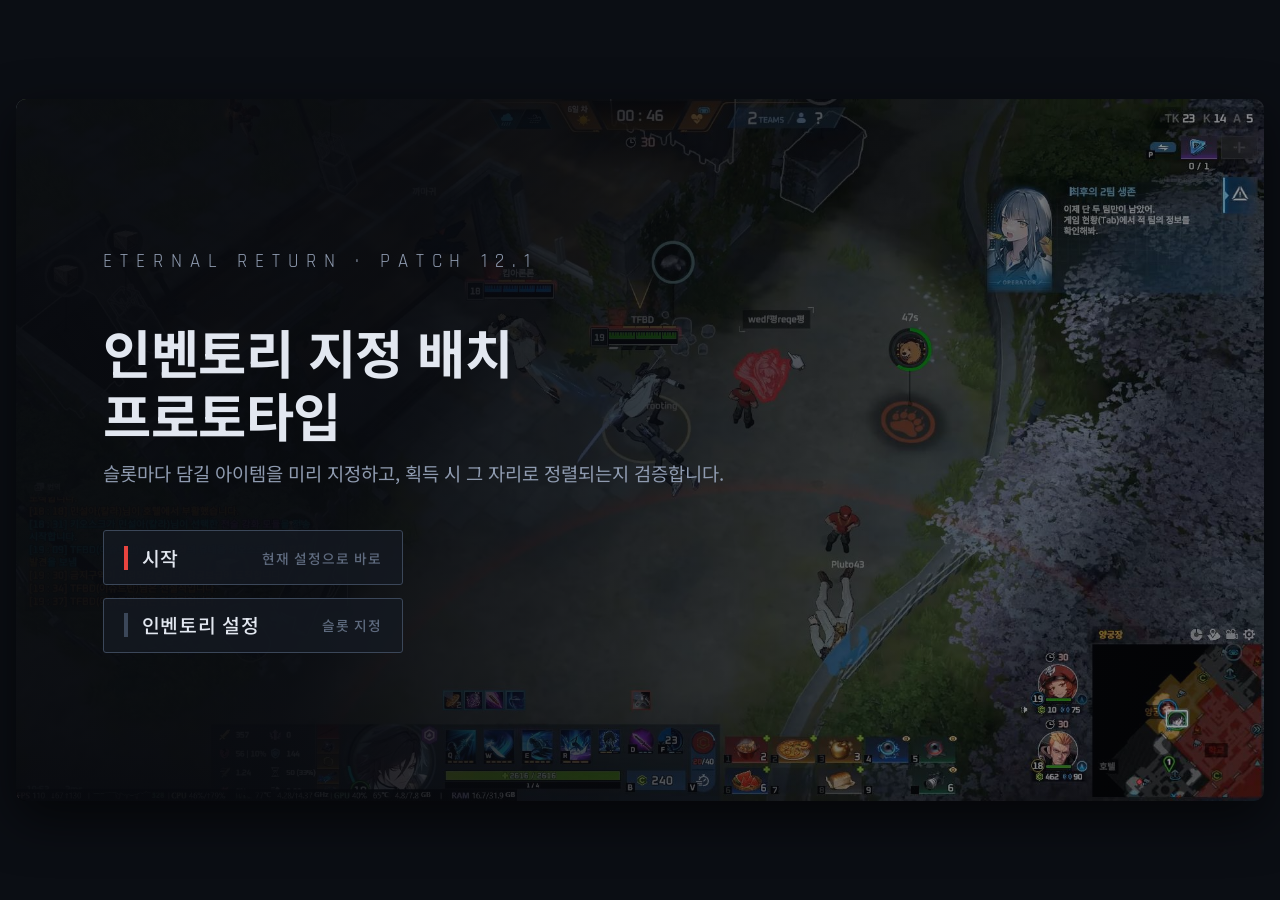
<file: index.html>
<!DOCTYPE html>
<html lang="ko">
<head>
<meta charset="utf-8">
<meta name="viewport" content="width=device-width, initial-scale=1">
<title>이터널 리턴 — 인벤토리 지정 배치 프로토타입</title>
<link rel="preconnect" href="https://fonts.googleapis.com">
<link rel="preconnect" href="https://fonts.gstatic.com" crossorigin>
<link href="https://fonts.googleapis.com/css2?family=Noto+Sans+KR:wght@400;500;700&family=Rajdhani:wght@600;700&display=swap" rel="stylesheet">
<style>
:root{
  --bg:#0b0e14; --panel:#141922; --panel-2:#1b2230; --line:#28313f; --line-2:#3b4759;
  --txt:#e2e7f0; --txt-2:#8f9bb0; --txt-3:#5e6a7e;
  --gold:#d9a441; --accent:#e8443f; --cyan:#59c8e8;
  --c-food:#3f7d3a;   --c-food-b:#7ad06f;
  --c-use:#5f47a8;    --c-use-b:#a68bf0;
  --c-weapon:#a83535; --c-weapon-b:#ea7c77;
  --c-armor:#2d5c99;  --c-armor-b:#74acea;
  --c-mat:#956618;    --c-mat-b:#e0ab4a;
}
*{box-sizing:border-box}
html,body{height:100%}
body{
  margin:0;background:var(--bg);color:var(--txt);
  font-family:'Noto Sans KR',system-ui,sans-serif;font-size:14px;line-height:1.6;
  display:flex;align-items:center;justify-content:center;padding:16px;
}
button{font-family:inherit;cursor:pointer}
.screen{display:none;width:100%;max-width:1440px}
.screen.on{display:block}

/* ═══ 공통 스테이지 (16:9) ═══ */
.stage{
  position:relative;width:100%;aspect-ratio:16/9;border-radius:10px;overflow:hidden;
  background:#000 center/cover no-repeat;
  container-type:inline-size;
  box-shadow:0 18px 50px rgba(0,0,0,.6);
}
.stage.shot{background-image:url("[data-uri]")}

/* ═══ 1. 타이틀 ═══ */
#title .stage::after{
  content:'';position:absolute;inset:0;
  background:linear-gradient(105deg,rgba(8,10,15,.95) 30%,rgba(8,10,15,.55) 70%,rgba(8,10,15,.3));
}
.title-inner{position:absolute;inset:0;z-index:2;display:flex;flex-direction:column;justify-content:center;padding:0 7cqw}
.eyebrow{font-family:'Rajdhani',sans-serif;font-size:1.5cqw;letter-spacing:.42em;color:var(--gold);margin:0 0 1.2cqw}
.title-inner h1{margin:0 0 1cqw;font-size:4.2cqw;font-weight:700;letter-spacing:-.01em;line-height:1.2}
.title-inner p{margin:0 0 3.4cqw;font-size:1.5cqw;color:var(--txt-2)}
.menu{display:flex;flex-direction:column;gap:1cqw;width:24cqw}
.menu button{
  height:4.4cqw;border:1px solid var(--line-2);background:rgba(20,25,34,.82);color:var(--txt);
  border-radius:3px;font-size:1.55cqw;font-weight:500;letter-spacing:.04em;
  display:flex;align-items:center;gap:1.1cqw;padding:0 1.6cqw;transition:.14s;text-align:left;
}
.menu button::before{content:'';width:.28cqw;height:1.9cqw;background:var(--line-2);transition:.14s}
.menu button:hover{border-color:var(--gold);background:rgba(38,30,14,.9);transform:translateX(.4cqw)}
.menu button:hover::before{background:var(--gold);height:2.4cqw}
.menu button.primary::before{background:var(--accent)}
.menu .hint{margin-left:auto;font-size:1.1cqw;color:var(--txt-3)}

/* ═══ 2. 설정 ═══ */
.cfg-head{display:flex;align-items:flex-end;gap:14px;margin-bottom:14px;flex-wrap:wrap}
.cfg-head h2{margin:0;font-size:19px;font-weight:700}
.crumb{font-size:12px;color:var(--txt-3)}
.cfg-head .sp{flex:1}
.btn{
  height:36px;padding:0 16px;border-radius:3px;border:1px solid var(--line-2);
  background:var(--panel);color:var(--txt-2);font-size:13px;transition:.14s;
}
.btn:hover{background:var(--panel-2);color:var(--txt);border-color:var(--txt-3)}
.btn.gold{border-color:var(--gold);color:var(--gold)}
.btn.gold:hover{background:rgba(217,164,65,.14);color:#f3cd85}
.btn.red{border-color:var(--accent);color:#f18b87}
.btn.red:hover{background:rgba(232,68,63,.16);color:#fff}

.cols{display:grid;grid-template-columns:1.15fr 1fr 1fr 1.05fr;gap:12px;align-items:start}
.col{background:var(--panel);border:1px solid var(--line);border-radius:6px;display:flex;flex-direction:column;min-height:0}
.col > .col-h3{
  margin:0;padding:10px 14px;font-size:12px;font-weight:700;letter-spacing:.05em;color:var(--txt-2);
  background:var(--panel-2);border-radius:6px;width:100%;border:0;border-bottom:1px solid transparent;
  display:flex;align-items:center;gap:7px;text-align:left;font-family:inherit;transition:.12s;
}
.col > .col-h3:hover{color:var(--txt)}
.col.open > .col-h3{border-radius:6px 6px 0 0;border-bottom-color:var(--line)}
.col > .col-h3 .arw{margin-left:auto;font-size:10px;color:var(--txt-3);transition:transform .16s}
.col.open > .col-h3 .arw{transform:rotate(90deg);color:var(--gold)}
.col > .col-h3 .cnt{font-size:11px;font-weight:400;color:var(--txt-3);letter-spacing:0}
.col .scroll{height:0;overflow:hidden}
.col.open .scroll{height:352px;overflow-y:auto}
.col > .col-h3 .step{
  width:17px;height:17px;border-radius:2px;background:var(--gold);color:#1a1305;
  font-family:'Rajdhani',sans-serif;font-weight:700;font-size:12px;
  display:flex;align-items:center;justify-content:center;
}
.scroll{
  overscroll-behavior:contain;scrollbar-width:thin;
  scrollbar-color:var(--line-2) transparent;
}
.scroll::-webkit-scrollbar{width:8px}
.scroll::-webkit-scrollbar-thumb{background:var(--line-2);border-radius:4px}
.scroll::-webkit-scrollbar-track{background:transparent}

.row{
  width:100%;display:flex;align-items:center;gap:9px;padding:9px 13px;
  background:none;border:0;border-bottom:1px solid rgba(40,49,63,.7);
  color:var(--txt);font-size:13px;text-align:left;transition:.1s;
}
.row:hover{background:var(--panel-2)}
.row[aria-selected="true"]{background:rgba(217,164,65,.13);box-shadow:inset 2px 0 0 var(--gold)}
.row .n{
  width:19px;height:19px;flex:none;border-radius:2px;background:#0e131b;color:var(--txt-2);
  font-family:'Rajdhani',sans-serif;font-weight:700;font-size:12px;
  display:flex;align-items:center;justify-content:center;
}
.row .lbl{flex:1;min-width:0;overflow:hidden;text-overflow:ellipsis;white-space:nowrap}
.row .val{font-size:11.5px;color:var(--txt-3);flex:none;max-width:52%;overflow:hidden;text-overflow:ellipsis;white-space:nowrap}
.row .val.set{color:var(--gold)}
.row .sw{width:8px;height:8px;border-radius:2px;flex:none}
.row .chev{color:var(--txt-3);font-size:11px}
.empty{padding:16px 14px;font-size:12px;color:var(--txt-3);line-height:1.7}

/* 미리보기 */
.prev{padding:13px}
.prev .grid{display:grid;grid-template-columns:repeat(5,1fr);gap:5px}
.pcell{
  aspect-ratio:1.45;border:1px solid var(--line);border-radius:3px;background:#0e131b;position:relative;
  display:flex;align-items:center;justify-content:center;padding:3px;
  font-size:10px;line-height:1.2;text-align:center;color:var(--txt-3);
}
.pcell .k{position:absolute;left:3px;top:2px;font-family:'Rajdhani',sans-serif;font-weight:700;font-size:11px;color:var(--txt-3)}
.pcell.res{border-style:dashed;border-color:var(--line-2)}
.prev p{margin:11px 0 0;font-size:11.5px;color:var(--txt-3);line-height:1.7}

/* ═══ 3. 인게임 ═══ */
.hud{
  position:absolute;left:1.4cqw;top:1.4cqw;z-index:5;display:flex;gap:.6cqw;align-items:center;
  background:rgba(8,11,17,.82);border:1px solid rgba(90,105,130,.5);border-radius:3px;padding:.55cqw .8cqw;
  backdrop-filter:blur(3px);
}
.hud button{
  height:2.2cqw;padding:0 .85cqw;border-radius:2px;border:1px solid var(--line-2);
  background:rgba(27,34,48,.85);color:var(--txt-2);font-size:1.02cqw;
}
.hud button:hover{color:#fff;border-color:var(--txt-3)}
.sw-toggle{display:flex;align-items:center;gap:.5cqw;font-size:1.02cqw;color:var(--txt-2);padding-right:.5cqw}
.sw-toggle b{color:var(--cyan);font-weight:500}
.sw-toggle b.off{color:var(--txt-3)}
.track{
  width:2.6cqw;height:1.3cqw;border-radius:1cqw;background:#2a3242;position:relative;transition:.16s;flex:none;border:0;padding:0;
}
.track::after{content:'';position:absolute;top:.16cqw;left:.16cqw;width:.98cqw;height:.98cqw;border-radius:50%;background:#7b8699;transition:.16s}
.track.on{background:rgba(89,200,232,.35)}
.track.on::after{left:1.46cqw;background:var(--cyan)}

/* 상자 */
.chest{
  position:absolute;left:50.5%;top:16%;width:25cqw;z-index:4;
  opacity:0;visibility:hidden;transform:translateY(.6cqw) scale(.985);
  transition:opacity .22s ease-out, transform .22s ease-out, visibility 0s .22s;
  background:linear-gradient(180deg,rgba(28,34,45,.94),rgba(16,20,28,.94));
  border:1px solid rgba(120,135,160,.42);border-radius:.5cqw;
  box-shadow:0 1cqw 3cqw rgba(0,0,0,.6);backdrop-filter:blur(2px);
}
.chest.in{opacity:1;visibility:visible;transform:none;transition:opacity .22s ease-out, transform .22s ease-out, visibility 0s}
.chest-hd{display:flex;align-items:center;gap:.6cqw;padding:.75cqw .95cqw}
.chest-hd .bar{width:.22cqw;height:1.5cqw;background:var(--cyan)}
.chest-hd h4{margin:0;font-size:1.35cqw;font-weight:700;letter-spacing:.03em}
.chest-hd .loot{
  margin-left:auto;width:2.1cqw;height:2.1cqw;border-radius:50%;flex:none;
  background:radial-gradient(circle at 35% 30%,#f3d180,#b07c1c);
  border:1px solid rgba(255,235,180,.5);
}
.chest-grid{display:grid;grid-template-columns:repeat(4,1fr);gap:.4cqw;padding:0 .95cqw .95cqw}
.lootcell{
  aspect-ratio:1.06;border-radius:.25cqw;border:1px solid rgba(120,135,160,.3);
  background:#2c3442;position:relative;padding:.25cqw .15cqw;
  display:flex;flex-direction:column;align-items:center;justify-content:center;gap:.12cqw;
  text-align:center;line-height:1.15;color:#eef2f8;font-family:inherit;transition:.1s;
}
.lootcell .cat{font-size:.68cqw;color:rgba(255,255,255,.72);letter-spacing:-.01em}
.lootcell .nm{font-size:.92cqw;font-weight:500}
.lootcell.has{cursor:pointer}
.lootcell.has:hover{filter:brightness(1.3);border-color:rgba(255,255,255,.65)}
.lootcell.has:active{transform:scale(.95)}
.lootcell .q{
  position:absolute;right:.22cqw;bottom:.1cqw;font-family:'Rajdhani',sans-serif;font-weight:700;
  font-size:1.15cqw;color:#fff;text-shadow:0 1px 3px #000;
}
.lootcell.empty-cell{background:#242b36;border-style:dashed;border-color:rgba(120,135,160,.2)}
.chest-ft{
  display:flex;align-items:center;gap:.5cqw;padding:.55cqw .95cqw;border-top:1px solid rgba(120,135,160,.22);
  font-size:.95cqw;color:var(--txt-3);
}
.chest-ft button{
  margin-left:auto;height:1.9cqw;padding:0 .8cqw;border-radius:2px;font-size:.95cqw;
  border:1px solid var(--line-2);background:rgba(27,34,48,.9);color:var(--txt-2);
}
.chest-ft button:hover{color:#fff}

/* 로그 */
.tray{position:absolute;left:50.5%;top:calc(16% + 1cqw);transform:translateY(0);z-index:4;width:25cqw;pointer-events:none}
.toast{
  margin-top:.4cqw;padding:.45cqw .7cqw;border-radius:.25cqw;font-size:.95cqw;line-height:1.45;
  background:rgba(8,11,17,.9);border-left:.2cqw solid var(--line-2);color:#cfd7e4;
  animation:slide .25s ease-out;
}
@keyframes slide{from{opacity:0;transform:translateX(-.6cqw)}to{opacity:1;transform:none}}
.toast.t-assign{border-color:#6bcf7a}
.toast.t-stack{border-color:var(--cyan)}
.toast.t-reserve{border-color:var(--gold)}
.toast.t-front{border-color:var(--accent)}
.toast b{font-weight:700;color:#fff}

/* 인벤토리 오버레이 — 스크린샷 좌표 기준 */
.inv-ov{position:absolute;left:56.77%;top:90.46%;width:18.54%;z-index:3}
.inv-ov::before{content:'';position:absolute;left:-.25cqw;top:-.25cqw;
  width:calc(4 * 3.724cqw + 3.646cqw + .5cqw);height:calc(2.734cqw + 2.344cqw + .5cqw);
  background:#0a0d12;border-radius:.2cqw}
.ivcell{
  position:absolute;width:3.646cqw;height:2.344cqw;border-radius:.12cqw;
  border:1px solid rgba(0,0,0,.85);
  box-shadow:inset 0 0 0 1px rgba(255,255,255,.14);
  display:flex;align-items:center;justify-content:center;text-align:center;padding:.15cqw;
  font-size:.56cqw;line-height:1.1;font-weight:400;color:rgba(255,255,255,.9);letter-spacing:-.02em;
  text-shadow:0 1px 2px rgba(0,0,0,.9);overflow:hidden;
}
.ivcell .k{
  position:absolute;left:0;bottom:0;width:1cqw;height:1cqw;background:rgba(8,10,14,.92);
  font-family:'Rajdhani',sans-serif;font-weight:700;font-size:.82cqw;color:#e8edf5;
  display:flex;align-items:center;justify-content:center;
}
.ivcell .q{
  position:absolute;right:.15cqw;bottom:-.05cqw;font-family:'Rajdhani',sans-serif;font-weight:700;
  font-size:1.05cqw;color:#fff;text-shadow:0 1px 3px #000;
}
.ivcell .pin{position:absolute;right:.1cqw;top:.02cqw;font-size:.42cqw;color:rgba(255,255,255,.6)}
.ivcell.void{background:#11151c}
.ivcell .ghost,.ivcell.ghost{color:rgba(190,200,215,.45);font-weight:400;font-size:.5cqw}
.ivcell.res{border-style:dashed;border-color:rgba(217,164,65,.7)}
@keyframes flash{0%{box-shadow:0 0 0 0 rgba(89,200,232,.95),inset 0 0 0 1px rgba(255,255,255,.14)}
100%{box-shadow:0 0 0 .8cqw rgba(89,200,232,0),inset 0 0 0 1px rgba(255,255,255,.14)}}
.ivcell.hit{animation:flash .55s ease-out}

.note{margin-top:12px;font-size:12px;color:var(--txt-3);text-align:center}
@media (max-width:820px){ .cols{grid-template-columns:1fr} .col.open .scroll{height:240px} }
@media (prefers-reduced-motion:reduce){*{animation:none!important;transition:none!important}}
</style>
</head>
<body>

<!-- ═══════ 1. 타이틀 ═══════ -->
<section class="screen on" id="title">
  <div class="stage shot">
    <div class="title-inner">
      <p class="eyebrow">ETERNAL RETURN · PATCH 12.1</p>
      <h1>인벤토리 지정 배치<br>프로토타입</h1>
      <p>슬롯마다 담길 아이템을 미리 지정하고, 획득 시 그 자리로 정렬되는지 검증합니다.</p>
      <div class="menu">
        <button class="primary" data-go="game">시작<span class="hint">현재 설정으로 바로</span></button>
        <button data-go="config">인벤토리 설정<span class="hint">슬롯 지정</span></button>
      </div>
    </div>
  </div>
</section>

<!-- ═══════ 2. 설정 ═══════ -->
<section class="screen" id="config">
  <div class="cfg-head">
    <div>
      <p class="crumb" style="margin:0 0 2px">설정 › 게임 › 인벤토리 슬롯 지정</p>
      <h2>인벤토리 슬롯 지정</h2>
    </div>
    <div class="sp"></div>
    <button class="btn" data-go="title">처음으로</button>
    <button class="btn" id="btnPreset">예시 세팅</button>
    <button class="btn" id="btnClear">전체 해제</button>
    <button class="btn gold" id="btnSave">저장</button>
    <button class="btn red" data-go="game">시작</button>
  </div>

  <div class="cols">
    <div class="col open" id="boxSlot">
      <button class="col-h3"><span class="step">1</span>인벤토리 슬롯<span class="cnt" id="cntSlot"></span><span class="arw">▶</span></button>
      <div class="scroll" id="colSlot"></div>
    </div>
    <div class="col" id="boxMajor">
      <button class="col-h3"><span class="step">2</span>대분류<span class="cnt" id="cntMajor"></span><span class="arw">▶</span></button>
      <div class="scroll" id="colMajor"></div>
    </div>
    <div class="col" id="boxMinor">
      <button class="col-h3"><span class="step">3</span>소분류<span class="cnt" id="cntMinor"></span><span class="arw">▶</span></button>
      <div class="scroll" id="colMinor"></div>
    </div>
    <div class="col open">
      <button class="col-h3">미리보기<span class="arw">▶</span></button>
      <div class="scroll prev">
        <div class="grid" id="prevGrid"></div>
        <p id="prevNote"></p>
      </div>
    </div>
  </div>
  <p class="note">슬롯 → 대분류 → 소분류 순으로 지정합니다. 소분류를 비우면 대분류 전체를 받습니다.</p>
</section>

<!-- ═══════ 3. 인게임 ═══════ -->
<section class="screen" id="game">
  <div class="stage shot">
    <div class="hud">
      <span class="sw-toggle">지정 배치 <b id="swLabel">ON</b></span>
      <button class="track on" id="swTrack" aria-label="지정 배치 켜기/끄기"></button>
      <button data-go="config">설정</button>
      <button id="btnEmpty">인벤 비우기</button>
      <button data-go="title">나가기</button>
    </div>

    <div class="chest" id="chest">
      <div class="chest-hd"><span class="bar"></span><h4>상자</h4><span class="loot"></span></div>
      <div class="chest-grid" id="chestGrid"></div>
      <div class="chest-ft"><span>아이템을 클릭해 획득</span><button id="btnRefill">상자 새로 채우기</button></div>
    </div>

    <div class="tray" id="tray" style="top:auto;bottom:14%"></div>

    <div class="inv-ov" id="invOv"></div>
  </div>
  <p class="note">우측 하단 인벤토리는 실제 인게임 좌표(1090, 977 / 5×2)에 맞춰 배치했습니다.</p>
</section>

<script>
/* ─────────── 데이터 ─────────── */
const CATS = {
  food:   {name:'음식·음료',   key:'food',   color:'var(--c-food)',   bd:'var(--c-food-b)',   stack:6,
           minors:['회복 음식','버프 음식','음료']},
  use:    {name:'사용 아이템', key:'use',    color:'var(--c-use)',    bd:'var(--c-use-b)',    stack:6,
           minors:['정찰 드론','EMP 드론','망원 카메라','위장 카메라','전환 아이템','설치 아이템']},
  weapon: {name:'무기',        key:'weapon', color:'var(--c-weapon)', bd:'var(--c-weapon-b)', stack:1,
           minors:['단검','양손검','도끼','망치','투척','활','석궁','권총','돌격소총','저격총','레이피어','창','쌍절곤','톤파','채찍','기타','아르카나','VF의수','글러브','카메라','배트','암기']},
  armor:  {name:'방어구',      key:'armor',  color:'var(--c-armor)',  bd:'var(--c-armor-b)',  stack:1,
           minors:['옷','머리','팔','다리']},
  mat:    {name:'재료',        key:'mat',    color:'var(--c-mat)',    bd:'var(--c-mat-b)',    stack:2,
           minors:['일반 재료','고급 재료','희귀 재료','영웅 재료']}
};
const RESERVE = {name:'예비 슬롯'}, NONE = {name:'해당 없음'};

const ITEMS = [
  {id:'toast',  n:'토스트',      c:'food',   m:'회복 음식'},
  {id:'bread',  n:'눈물 젖은 빵', c:'food',   m:'회복 음식'},
  {id:'melon',  n:'수박',        c:'food',   m:'회복 음식'},
  {id:'stew',   n:'해물 스튜',    c:'food',   m:'버프 음식'},
  {id:'capsule',n:'캡슐',        c:'food',   m:'버프 음식'},
  {id:'holy',   n:'성수',        c:'food',   m:'버프 음식'},

  {id:'scout',  n:'정찰 드론',    c:'use',    m:'정찰 드론'},
  {id:'emp',    n:'EMP 드론',    c:'use',    m:'EMP 드론'},
  {id:'tele',   n:'망원 카메라',  c:'use',    m:'망원 카메라'},
  {id:'cctv',   n:'위장 카메라',  c:'use',    m:'위장 카메라'},
  {id:'aglaia', n:'아글라이아의 선물', c:'use', m:'전환 아이템'},
  {id:'gen',    n:'휴대용 생성기', c:'use',   m:'전환 아이템'},

  {id:'eagle',  n:'데저트 이글',  c:'weapon', m:'권총'},
  {id:'spear',  n:'장창',        c:'weapon', m:'창'},
  {id:'polar',  n:'폴라로이드',   c:'weapon', m:'카메라'},

  {id:'plate',  n:'성기사의 갑옷', c:'armor', m:'옷'},
  {id:'cap',    n:'캡틴 햇',      c:'armor', m:'머리'},
  {id:'fan',    n:'백우선',       c:'armor', m:'팔'},
  {id:'boots',  n:'등산화',       c:'armor', m:'다리'},

  {id:'scis',   n:'가위',        c:'mat',    m:'일반 재료'},
  {id:'chip',   n:'전자 부품',    c:'mat',    m:'고급 재료'},
  {id:'motor',  n:'모터',        c:'mat',    m:'희귀 재료'},
  {id:'meteor', n:'운석',        c:'mat',    m:'영웅 재료'}
];
const KEYS = ['1','2','3','4','5','6','7','8','9','0'];
const it = id => ITEMS.find(x => x.id === id);
const $ = s => document.querySelector(s);

/* ─────────── 상태 ─────────── */
let assign = Array(10).fill(null);   // null | {c,m} | {c:'reserve'}
let slots  = Array(10).fill(null);   // {id,qty}
let chest  = [];
let sel = 0, useAssign = true, logs = [];

const PRESET = () => [
  {c:'food', m:'회복 음식'}, {c:'food', m:'버프 음식'},
  {c:'use',  m:'정찰 드론'}, {c:'use',  m:'EMP 드론'}, {c:'use', m:'망원 카메라'},
  {c:'weapon', m:null}, {c:'armor', m:null}, {c:'mat', m:null},
  {c:'reserve'}, null
];

/* ─────────── 배치 로직 ─────────── */
const hit = (a, x) => a && a.c !== 'reserve' && a.c === x.c && (!a.m || a.m === x.m);
const isRes = a => a && a.c === 'reserve';

function place(x){
  const lim = CATS[x.c].stack;
  if(useAssign){
    for(let i=0;i<10;i++) if(hit(assign[i],x) && slots[i] && slots[i].id===x.id && slots[i].qty<lim){
      slots[i].qty++; return {i, r:'stack', t:`<b>${x.n}</b> → ${KEYS[i]}번 지정 슬롯에 합침 (${slots[i].qty}/${lim})`}; }
    for(let i=0;i<10;i++) if(hit(assign[i],x) && !slots[i]){
      slots[i]={id:x.id,qty:1}; return {i, r:'assign', t:`<b>${x.n}</b> → ${KEYS[i]}번 지정 슬롯에 배치`}; }
    for(let i=0;i<10;i++) if(isRes(assign[i]) && slots[i] && slots[i].id===x.id && slots[i].qty<lim){
      slots[i].qty++; return {i, r:'reserve', t:`지정 슬롯 포화 → ${KEYS[i]}번 예비 슬롯에 합침 (${slots[i].qty}/${lim})`}; }
    for(let i=0;i<10;i++) if(isRes(assign[i]) && !slots[i]){
      slots[i]={id:x.id,qty:1}; return {i, r:'reserve', t:`지정 슬롯 포화 → <b>${x.n}</b>을(를) ${KEYS[i]}번 예비 슬롯으로`}; }
  }
  for(let i=0;i<10;i++) if(slots[i] && slots[i].id===x.id && slots[i].qty<lim){
    slots[i].qty++; return {i, r:'front', t:`기존 규칙 → ${KEYS[i]}번에 합침 (${slots[i].qty}/${lim})`}; }
  for(let i=0;i<10;i++) if(!slots[i]){
    slots[i]={id:x.id,qty:1};
    const why = !useAssign ? '지정 배치 OFF' : (assign.some(a=>hit(a,x)) ? '지정·예비 모두 포화' : '지정 없음');
    return {i, r:'front', t:`${why} → 앞 번호 ${KEYS[i]}번에 배치`}; }
  return {i:-1, r:'front', t:`인벤토리가 가득 차 <b>${x.n}</b>을(를) 획득할 수 없음`};
}

/* ─────────── 설정 화면 ─────────── */
function labelOf(a){
  if(!a) return NONE.name;
  if(a.c === 'reserve') return RESERVE.name;
  return CATS[a.c].name + (a.m ? ' › ' + a.m : '');
}
function colorOf(a){
  if(!a || a.c === 'reserve') return 'var(--line-2)';
  return CATS[a.c].color;
}

function drawSlots(){
  $('#colSlot').innerHTML = KEYS.map((k,i)=>{
    const a = assign[i];
    return `<button class="row" role="option" aria-selected="${i===sel}" data-slot="${i}">
      <span class="n">${k}</span><span class="lbl">인벤토리 슬롯 ${k}</span>
      <span class="sw" style="background:${a?colorOf(a):'transparent'}"></span>
      <span class="val ${a?'set':''}">${a?labelOf(a):'—'}</span></button>`;
  }).join('');
}
function drawMajor(){
  const cur = assign[sel];
  const cell = (val,name,color,extra='') =>
    `<button class="row" role="option" aria-selected="${
      (val===''&&!cur) || (cur&&cur.c===val) ? 'true':'false'}" data-major="${val}">
      <span class="sw" style="background:${color}"></span><span class="lbl">${name}</span>
      <span class="chev">${extra}</span></button>`;
  $('#colMajor').innerHTML =
    Object.values(CATS).map(c => cell(c.key, c.name, c.color, '›')).join('') +
    cell('reserve', RESERVE.name, 'var(--line-2)') +
    cell('', NONE.name, 'transparent');
}
function drawMinor(){
  const cur = assign[sel], box = $('#colMinor');
  if(!cur || cur.c === 'reserve'){
    box.innerHTML = `<p class="empty">${cur ? '예비 슬롯은 소분류를 지정하지 않습니다.' : '대분류를 먼저 선택하세요.'}</p>`;
    return;
  }
  box.innerHTML =
    `<button class="row" role="option" aria-selected="${!cur.m}" data-minor="">
      <span class="lbl">전체</span><span class="val">${CATS[cur.c].name} 전부</span></button>` +
    CATS[cur.c].minors.map(m =>
      `<button class="row" role="option" aria-selected="${cur.m===m}" data-minor="${m}">
        <span class="sw" style="background:${CATS[cur.c].color}"></span><span class="lbl">${m}</span></button>`).join('');
}
function drawPreview(){
  $('#prevGrid').innerHTML = KEYS.map((k,i)=>{
    const a = assign[i];
    if(!a) return `<div class="pcell"><span class="k">${k}</span></div>`;
    if(a.c === 'reserve') return `<div class="pcell res"><span class="k">${k}</span>예비</div>`;
    return `<div class="pcell" style="background:${CATS[a.c].color};border-color:${CATS[a.c].bd};color:#fff">
      <span class="k">${k}</span>${a.m || CATS[a.c].name}</div>`;
  }).join('');
  const n = assign.filter(Boolean).length, r = assign.filter(isRes).length;
  $('#prevNote').innerHTML = `지정 ${n - r}칸 · 예비 ${r}칸 · 미지정 ${10 - n}칸<br>
    미지정 슬롯은 현행 규칙(앞 번호 빈 칸)을 그대로 따릅니다.`;
}
function drawHeads(){
  const a = assign[sel];
  $('#cntSlot').textContent  = `${KEYS[sel]}번 선택`;
  $('#cntMajor').textContent = a ? (a.c==='reserve'?RESERVE.name:CATS[a.c].name) : NONE.name;
  $('#cntMinor').textContent = (a && a.c!=='reserve') ? (a.m || '전체') : '—';
}
function expand(id, on){ document.getElementById(id).classList.toggle('open', on); }
const drawConfig = () => { drawSlots(); drawMajor(); drawMinor(); drawPreview(); drawHeads(); };

document.querySelectorAll('.col-h3').forEach(h =>
  h.addEventListener('click', () => h.parentElement.classList.toggle('open')));

$('#colSlot').addEventListener('click', e=>{
  const b = e.target.closest('[data-slot]'); if(!b) return;
  sel = +b.dataset.slot; drawConfig(); expand('boxMajor', true);
});
$('#colMajor').addEventListener('click', e=>{
  const b = e.target.closest('[data-major]'); if(!b) return;
  const v = b.dataset.major;
  assign[sel] = v === '' ? null : (v === 'reserve' ? {c:'reserve'} : {c:v, m:null});
  drawConfig();
  expand('boxMinor', !!(assign[sel] && assign[sel].c !== 'reserve'));
});
$('#colMinor').addEventListener('click', e=>{
  const b = e.target.closest('[data-minor]'); if(!b) return;
  if(assign[sel] && assign[sel].c !== 'reserve') assign[sel].m = b.dataset.minor || null;
  drawConfig();
});
$('#btnPreset').addEventListener('click', ()=>{ assign = PRESET(); drawConfig(); });
$('#btnClear').addEventListener('click',  ()=>{ assign = Array(10).fill(null); drawConfig(); });
$('#btnSave').addEventListener('click', e=>{
  const b = e.currentTarget, o = b.textContent;
  b.textContent = '저장됨'; setTimeout(()=> b.textContent = o, 1100);
});

/* ─────────── 인게임 ─────────── */
const CW = 3.724, RH = 2.734;   // 스크린샷 실측 좌표(%/cqw)

function drawInv(flash){
  $('#invOv').innerHTML = KEYS.map((k,i)=>{
    const s = slots[i], a = assign[i], col = i % 5, row = (i / 5) | 0;
    const pos = `left:${col * CW}cqw;top:${row * RH}cqw`;
    let cls = 'ivcell', style = pos, body = '';
    if(s){
      const x = it(s.id), c = CATS[x.c];
      style += `;background:${c.color};border-color:rgba(0,0,0,.9)`;
      body = `<span>${x.n}</span>` + (c.stack > 1 ? `<span class="q">${s.qty}</span>` : '');
      if(useAssign && hit(a, x)) body += `<span class="pin">●</span>`;
    }else if(useAssign && isRes(a)){
      cls += ' void res'; body = `<span class="ghost" style="color:rgba(217,164,65,.8)">예비</span>`;
    }else if(useAssign && a){
      cls += ' void'; body = `<span class="ghost">${a.m || CATS[a.c].name}</span>`;
    }else{
      cls += ' void';
    }
    if(i === flash) cls += ' hit';
    return `<div class="${cls}" style="${style}"><span class="k">${k}</span>${body}</div>`;
  }).join('');
}

function refill(){
  const pool = [...ITEMS].sort(()=> Math.random() - .5).slice(0, 10);
  chest = pool.map(x => ({id:x.id, q: CATS[x.c].stack > 1 ? 1 + ((Math.random()*3)|0) : 1}));
  drawChest();
}
function drawChest(){
  const cells = [];
  for(let i=0;i<12;i++){
    const s = chest[i];
    if(!s || s.q <= 0){ cells.push(`<div class="lootcell empty-cell"></div>`); continue; }
    const x = it(s.id), c = CATS[x.c];
    cells.push(`<button class="lootcell has" data-loot="${i}"
      style="background:${c.color};border-color:${c.bd}">
      <span class="cat">${c.name}${x.m && x.m !== c.name ? ' · ' + x.m : ''}</span>
      <span class="nm">${x.n}</span>${c.stack > 1 ? `<span class="q">${s.q}</span>` : ''}</button>`);
  }
  $('#chestGrid').innerHTML = cells.join('');
}
function drawTray(){
  $('#tray').innerHTML = logs.slice(0,4).map(l => `<div class="toast t-${l.r}">${l.t}</div>`).join('');
}

$('#chestGrid').addEventListener('click', e=>{
  const b = e.target.closest('[data-loot]'); if(!b) return;
  const s = chest[+b.dataset.loot]; if(!s || s.q <= 0) return;
  const r = place(it(s.id));
  if(r.i >= 0) s.q--;
  logs.unshift(r); logs = logs.slice(0,4);
  drawChest(); drawInv(r.i); drawTray();
});
$('#btnRefill').addEventListener('click', refill);
$('#btnEmpty').addEventListener('click', ()=>{ slots = Array(10).fill(null); logs = []; drawInv(); drawTray(); });
$('#swTrack').addEventListener('click', ()=>{
  useAssign = !useAssign;
  $('#swTrack').classList.toggle('on', useAssign);
  $('#swLabel').textContent = useAssign ? 'ON' : 'OFF';
  $('#swLabel').classList.toggle('off', !useAssign);
  drawInv();
});

/* ─────────── 화면 전환 ─────────── */
let chestTimer = null;
function go(id){
  document.querySelectorAll('.screen').forEach(s => s.classList.toggle('on', s.id === id));
  clearTimeout(chestTimer);
  $('#chest').classList.remove('in');
  if(id === 'config') drawConfig();
  if(id === 'game'){
    drawInv(); drawChest(); drawTray();
    chestTimer = setTimeout(() => $('#chest').classList.add('in'), 500);
  }
  window.scrollTo(0,0);
}
document.addEventListener('click', e=>{
  const b = e.target.closest('[data-go]'); if(b) go(b.dataset.go);
});

assign = PRESET();
refill();
drawConfig();
</script>
</body>
</html>
</file>
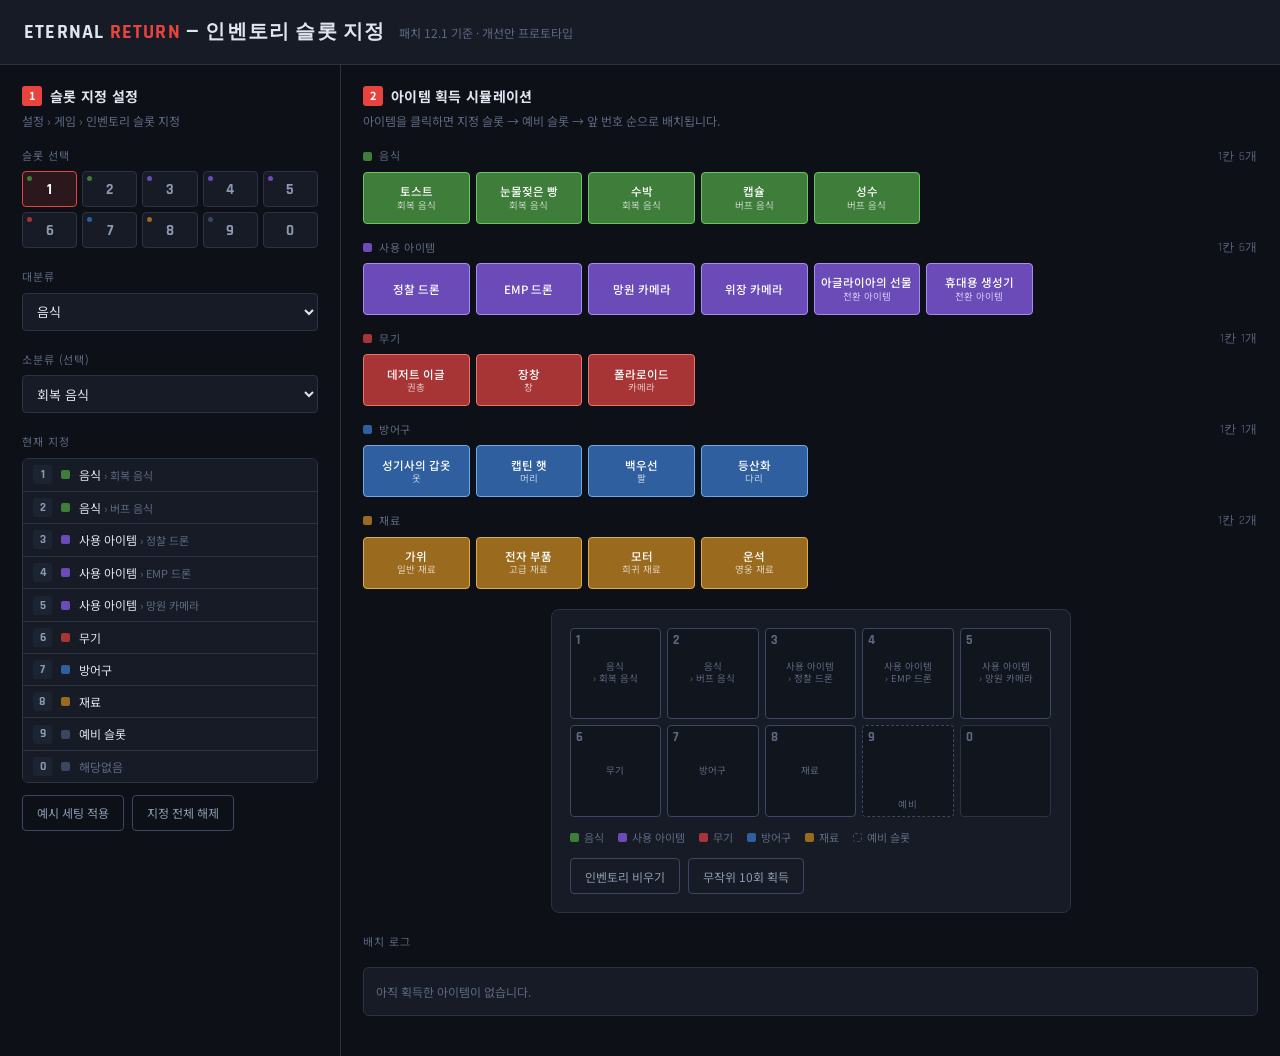
<file: index.html.html>
<!DOCTYPE html>
<html lang="ko">
<head>
<meta charset="utf-8">
<meta name="viewport" content="width=device-width, initial-scale=1">
<title>이터널 리턴 — 인벤토리 슬롯 지정 프로토타입</title>
<link rel="preconnect" href="https://fonts.googleapis.com">
<link rel="preconnect" href="https://fonts.gstatic.com" crossorigin>
<link href="https://fonts.googleapis.com/css2?family=Noto+Sans+KR:wght@400;500;700&family=Rajdhani:wght@600;700&display=swap" rel="stylesheet">
<style>
:root{
  --bg:#0d1017;
  --panel:#161b26;
  --panel-2:#1d2431;
  --line:#2a3344;
  --line-2:#3a4762;
  --txt:#dfe5f0;
  --txt-2:#8d99b0;
  --txt-3:#5d6982;
  --accent:#e8443f;
  --accent-soft:rgba(232,68,63,.14);
  --cyan:#4cc4e0;
  --slot:78px;

  --c-food:#3f7d3a;      --c-food-b:#6cc463;
  --c-use:#6b4bb8;       --c-use-b:#a68bf0;
  --c-weapon:#a83535;    --c-weapon-b:#e8736e;
  --c-armor:#2f5f9e;     --c-armor-b:#6fa8e8;
  --c-mat:#9a6a1e;       --c-mat-b:#e0ab4a;
}
*{box-sizing:border-box}
body{
  margin:0;background:var(--bg);color:var(--txt);
  font-family:'Noto Sans KR',system-ui,sans-serif;font-size:14px;line-height:1.6;
}
.topbar{
  display:flex;align-items:baseline;gap:14px;
  padding:16px 24px;border-bottom:1px solid var(--line);background:var(--panel);
}
.topbar h1{
  margin:0;font-family:'Rajdhani',sans-serif;font-size:20px;letter-spacing:.06em;
  font-weight:700;text-transform:uppercase;
}
.topbar h1 span{color:var(--accent)}
.topbar p{margin:0;font-size:12px;color:var(--txt-3)}

.stage{display:grid;grid-template-columns:340px minmax(0,1fr);gap:1px;background:var(--line);min-height:calc(100vh - 61px)}
.pane{background:var(--bg);padding:20px 22px;min-width:0}

.pane-head{display:flex;align-items:center;gap:8px;margin:0 0 4px}
.pane-head h2{margin:0;font-size:14px;font-weight:700;letter-spacing:.02em}
.pane-head .idx{
  width:20px;height:20px;border-radius:3px;background:var(--accent);color:#fff;
  font-size:11px;font-weight:700;display:flex;align-items:center;justify-content:center;flex:none;
}
.pane-sub{margin:0 0 16px;font-size:12px;color:var(--txt-3)}

.block{margin-bottom:20px}
.block > label{display:block;font-size:11px;color:var(--txt-3);letter-spacing:.08em;margin-bottom:7px;text-transform:uppercase}

/* ── slot picker ── */
.slotpick{display:grid;grid-template-columns:repeat(5,1fr);gap:5px}
.slotpick button{
  height:36px;border:1px solid var(--line);background:var(--panel);color:var(--txt-2);
  border-radius:4px;font-family:'Rajdhani',sans-serif;font-size:15px;font-weight:700;cursor:pointer;
  position:relative;transition:.12s;
}
.slotpick button:hover{border-color:var(--line-2);color:var(--txt)}
.slotpick button[aria-pressed="true"]{border-color:var(--accent);background:var(--accent-soft);color:#fff}
.slotpick button .dot{
  position:absolute;left:4px;top:4px;width:5px;height:5px;border-radius:50%;
}

select{
  width:100%;height:38px;padding:0 10px;border-radius:4px;
  background:var(--panel);border:1px solid var(--line);color:var(--txt);
  font-family:inherit;font-size:13px;cursor:pointer;
}
select:focus-visible{outline:2px solid var(--cyan);outline-offset:1px}
select:disabled{color:var(--txt-3);cursor:not-allowed}

.assign-list{border:1px solid var(--line);border-radius:6px;overflow:hidden}
.assign-row{
  display:flex;align-items:center;gap:9px;padding:6px 10px;border-bottom:1px solid var(--line);
  font-size:12px;background:var(--panel);
}
.assign-row:last-child{border-bottom:0}
.assign-row .n{
  width:19px;height:19px;border-radius:3px;background:var(--panel-2);color:var(--txt-2);
  font-family:'Rajdhani',sans-serif;font-weight:700;font-size:12px;
  display:flex;align-items:center;justify-content:center;flex:none;
}
.assign-row .swatch{width:9px;height:9px;border-radius:2px;flex:none;background:var(--line-2)}
.assign-row .name{flex:1;min-width:0;overflow:hidden;text-overflow:ellipsis;white-space:nowrap}
.assign-row .sub{color:var(--txt-3);font-size:11px}
.assign-row.none .name{color:var(--txt-3)}

.btn{
  height:36px;padding:0 14px;border-radius:4px;border:1px solid var(--line-2);
  background:transparent;color:var(--txt-2);font-family:inherit;font-size:12px;cursor:pointer;transition:.12s;
}
.btn:hover{background:var(--panel-2);color:var(--txt)}
.btn:active{transform:scale(.98)}
.btn-row{display:flex;gap:8px;margin-top:12px}

/* ── palette ── */
.palette{display:grid;grid-template-columns:repeat(auto-fill,minmax(96px,1fr));gap:6px}
.item{
  height:52px;border-radius:4px;border:1px solid;cursor:pointer;
  display:flex;flex-direction:column;align-items:center;justify-content:center;gap:1px;
  font-family:inherit;font-size:11.5px;font-weight:500;color:#fff;line-height:1.25;
  padding:2px 4px;text-align:center;transition:.1s;
}
.item small{font-size:9.5px;opacity:.72;font-weight:400}
.item:hover{filter:brightness(1.22)}
.item:active{transform:scale(.96)}
.item:focus-visible{outline:2px solid var(--cyan);outline-offset:1px}
.cat-food{background:var(--c-food);border-color:var(--c-food-b)}
.cat-use{background:var(--c-use);border-color:var(--c-use-b)}
.cat-weapon{background:var(--c-weapon);border-color:var(--c-weapon-b)}
.cat-armor{background:var(--c-armor);border-color:var(--c-armor-b)}
.cat-mat{background:var(--c-mat);border-color:var(--c-mat-b)}

.cat-head{
  display:flex;align-items:center;gap:7px;margin:14px 0 6px;font-size:11px;
  color:var(--txt-3);letter-spacing:.06em;
}
.cat-head:first-child{margin-top:0}
.cat-head .swatch{width:9px;height:9px;border-radius:2px}
.cat-head .cap{margin-left:auto;font-family:'Rajdhani',sans-serif;font-size:12px}

/* ── inventory ── */
.inv-wrap{
  background:var(--panel);border:1px solid var(--line);border-radius:8px;
  padding:18px;margin:0 auto;max-width:520px;
}
.inv{display:grid;grid-template-columns:repeat(5,1fr);gap:6px}
.cell{
  aspect-ratio:1;border:1px solid var(--line);border-radius:4px;background:#11151d;
  position:relative;display:flex;flex-direction:column;align-items:center;justify-content:center;
  gap:2px;padding:4px;text-align:center;font-size:11px;line-height:1.25;overflow:hidden;
}
.cell .key{
  position:absolute;left:5px;top:3px;font-family:'Rajdhani',sans-serif;font-weight:700;
  font-size:13px;color:var(--txt-3);
}
.cell .qty{
  position:absolute;right:5px;bottom:3px;font-family:'Rajdhani',sans-serif;font-weight:700;
  font-size:13px;color:#fff;text-shadow:0 1px 2px #000;
}
.cell .tag{
  position:absolute;right:4px;top:4px;font-size:8.5px;letter-spacing:.04em;
  padding:1px 4px;border-radius:2px;background:rgba(0,0,0,.45);color:var(--txt-2);
}
.cell.filled{color:#fff;font-weight:500}
.cell.reserve{border-style:dashed;border-color:var(--line-2)}
.cell.reserve::after{
  content:'예비';position:absolute;bottom:5px;font-size:9.5px;color:var(--txt-3);letter-spacing:.1em;
}
.cell.reserve.filled::after{content:''}
.cell.assigned{border-color:var(--line-2)}
.cell .ghost{font-size:9.5px;color:var(--txt-3)}
@keyframes pop{0%{box-shadow:0 0 0 0 rgba(76,196,224,.9)}100%{box-shadow:0 0 0 9px rgba(76,196,224,0)}}
.cell.hit{animation:pop .5s ease-out}

/* ── log ── */
.log{
  margin-top:16px;border:1px solid var(--line);border-radius:6px;background:var(--panel);
  max-height:190px;overflow-y:auto;
}
.log-row{display:flex;gap:10px;padding:7px 12px;border-bottom:1px solid var(--line);font-size:12px}
.log-row:last-child{border-bottom:0}
.log-row .rule{
  flex:none;font-size:10.5px;padding:1px 6px;border-radius:2px;align-self:flex-start;margin-top:2px;
  border:1px solid;letter-spacing:.02em;
}
.r-assign{color:#7ee08a;border-color:#2f6b3a;background:rgba(60,140,80,.16)}
.r-stack{color:#7fc9ea;border-color:#2e5f78;background:rgba(50,130,170,.16)}
.r-reserve{color:#e0b45a;border-color:#7a5c20;background:rgba(180,140,50,.16)}
.r-front{color:#f08a86;border-color:#7d3330;background:rgba(180,70,65,.16)}
.r-fail{color:var(--txt-3);border-color:var(--line-2);background:transparent}
.log-row .msg{color:var(--txt-2);min-width:0}
.log-empty{padding:14px 12px;font-size:12px;color:var(--txt-3)}

.legend{display:flex;flex-wrap:wrap;gap:6px 14px;margin-top:12px;font-size:11px;color:var(--txt-3)}
.legend span{display:flex;align-items:center;gap:5px}
.legend i{width:9px;height:9px;border-radius:2px;display:block}

@media (max-width:900px){
  .stage{grid-template-columns:1fr}
}
@media (prefers-reduced-motion:reduce){
  *{animation:none!important;transition:none!important}
}
</style>
</head>
<body>

<div class="topbar">
  <h1>Eternal <span>Return</span> — 인벤토리 슬롯 지정</h1>
  <p>패치 12.1 기준 · 개선안 프로토타입</p>
</div>

<div class="stage">

  <!-- ══ 화면 1 : 설정 ══ -->
  <section class="pane" aria-labelledby="p1">
    <div class="pane-head"><span class="idx">1</span><h2 id="p1">슬롯 지정 설정</h2></div>
    <p class="pane-sub">설정 › 게임 › 인벤토리 슬롯 지정</p>

    <div class="block">
      <label for="">슬롯 선택</label>
      <div class="slotpick" id="slotpick"></div>
    </div>

    <div class="block">
      <label for="major">대분류</label>
      <select id="major"></select>
    </div>

    <div class="block">
      <label for="minor">소분류 (선택)</label>
      <select id="minor"></select>
    </div>

    <div class="block">
      <label>현재 지정</label>
      <div class="assign-list" id="assignlist"></div>
      <div class="btn-row">
        <button class="btn" id="preset">예시 세팅 적용</button>
        <button class="btn" id="clearAssign">지정 전체 해제</button>
      </div>
    </div>
  </section>

  <!-- ══ 화면 2 : 인벤토리 ══ -->
  <section class="pane" aria-labelledby="p2">
    <div class="pane-head"><span class="idx">2</span><h2 id="p2">아이템 획득 시뮬레이션</h2></div>
    <p class="pane-sub">아이템을 클릭하면 지정 슬롯 → 예비 슬롯 → 앞 번호 순으로 배치됩니다.</p>

    <div id="palette"></div>

    <div class="inv-wrap" style="margin-top:20px">
      <div class="inv" id="inv"></div>
      <div class="legend">
        <span><i style="background:var(--c-food)"></i>음식</span>
        <span><i style="background:var(--c-use)"></i>사용 아이템</span>
        <span><i style="background:var(--c-weapon)"></i>무기</span>
        <span><i style="background:var(--c-armor)"></i>방어구</span>
        <span><i style="background:var(--c-mat)"></i>재료</span>
        <span><i style="border:1px dashed var(--line-2);background:transparent"></i>예비 슬롯</span>
      </div>
      <div class="btn-row">
        <button class="btn" id="clearInv">인벤토리 비우기</button>
        <button class="btn" id="fillRandom">무작위 10회 획득</button>
      </div>
    </div>

    <div class="block" style="margin-top:20px">
      <label>배치 로그</label>
      <div class="log" id="log"></div>
    </div>
  </section>
</div>

<script>
const CATS = {
  food:   {name:'음식',       cls:'cat-food',   color:'var(--c-food)',   stack:6, minors:['회복 음식','버프 음식']},
  use:    {name:'사용 아이템', cls:'cat-use',    color:'var(--c-use)',    stack:6, minors:['정찰 드론','EMP 드론','망원 카메라','위장 카메라','전환 아이템']},
  weapon: {name:'무기',       cls:'cat-weapon', color:'var(--c-weapon)', stack:1, minors:['권총','창','카메라']},
  armor:  {name:'방어구',     cls:'cat-armor',  color:'var(--c-armor)',  stack:1, minors:['옷','머리','팔','다리']},
  mat:    {name:'재료',       cls:'cat-mat',    color:'var(--c-mat)',    stack:2, minors:['일반 재료','고급 재료','희귀 재료','영웅 재료']}
};

const ITEMS = [
  {id:'toast',  name:'토스트',       cat:'food',   minor:'회복 음식'},
  {id:'bread',  name:'눈물젖은 빵',   cat:'food',   minor:'회복 음식'},
  {id:'melon',  name:'수박',         cat:'food',   minor:'회복 음식'},
  {id:'capsule',name:'캡슐',         cat:'food',   minor:'버프 음식'},
  {id:'holy',   name:'성수',         cat:'food',   minor:'버프 음식'},

  {id:'scout',  name:'정찰 드론',     cat:'use',    minor:'정찰 드론'},
  {id:'emp',    name:'EMP 드론',      cat:'use',    minor:'EMP 드론'},
  {id:'tele',   name:'망원 카메라',   cat:'use',    minor:'망원 카메라'},
  {id:'cctv',   name:'위장 카메라',   cat:'use',    minor:'위장 카메라'},
  {id:'aglaia', name:'아글라이아의 선물', cat:'use', minor:'전환 아이템'},
  {id:'gen',    name:'휴대용 생성기', cat:'use',    minor:'전환 아이템'},

  {id:'eagle',  name:'데저트 이글',   cat:'weapon', minor:'권총'},
  {id:'spear',  name:'장창',         cat:'weapon', minor:'창'},
  {id:'polar',  name:'폴라로이드',    cat:'weapon', minor:'카메라'},

  {id:'plate',  name:'성기사의 갑옷', cat:'armor',  minor:'옷'},
  {id:'cap',    name:'캡틴 햇',      cat:'armor',  minor:'머리'},
  {id:'fan',    name:'백우선',       cat:'armor',  minor:'팔'},
  {id:'boots',  name:'등산화',       cat:'armor',  minor:'다리'},

  {id:'scis',   name:'가위',         cat:'mat',    minor:'일반 재료'},
  {id:'chip',   name:'전자 부품',     cat:'mat',    minor:'고급 재료'},
  {id:'motor',  name:'모터',         cat:'mat',    minor:'희귀 재료'},
  {id:'meteor', name:'운석',         cat:'mat',    minor:'영웅 재료'}
];

const KEYS = ['1','2','3','4','5','6','7','8','9','0'];
const item = id => ITEMS.find(i => i.id === id);

// assign[i] = null | {cat:'food', minor:null|'회복 음식'} | {cat:'reserve'}
let assign = Array(10).fill(null);
let slots  = Array(10).fill(null);   // {id, qty}
let sel    = 0;
let logs   = [];

/* ── 배치 로직 ── */
function matches(a, it){
  if(!a || a.cat === 'reserve') return false;
  if(a.cat !== it.cat) return false;
  if(a.minor && a.minor !== it.minor) return false;
  return true;
}
function cap(it){ return CATS[it.cat].stack; }

function place(it){
  const limit = cap(it);

  // 1. 지정 슬롯에서 같은 아이템 스택 합치기 (앞 번호 우선)
  for(let i=0;i<10;i++){
    if(matches(assign[i], it) && slots[i] && slots[i].id === it.id && slots[i].qty < limit){
      slots[i].qty++;
      return {i, rule:'stack', msg:`${it.name} → ${KEYS[i]}번 지정 슬롯에 합침 (${slots[i].qty}/${limit})`};
    }
  }
  // 2. 빈 지정 슬롯 (앞 번호 우선)
  for(let i=0;i<10;i++){
    if(matches(assign[i], it) && !slots[i]){
      slots[i] = {id:it.id, qty:1};
      return {i, rule:'assign', msg:`${it.name} → ${KEYS[i]}번 지정 슬롯에 배치`};
    }
  }
  // 3. 예비 슬롯 — 스택 합치기 후 빈 칸
  for(let i=0;i<10;i++){
    if(assign[i] && assign[i].cat === 'reserve' && slots[i] && slots[i].id === it.id && slots[i].qty < limit){
      slots[i].qty++;
      return {i, rule:'reserve', msg:`지정 슬롯이 가득 참 → ${KEYS[i]}번 예비 슬롯에 합침 (${slots[i].qty}/${limit})`};
    }
  }
  for(let i=0;i<10;i++){
    if(assign[i] && assign[i].cat === 'reserve' && !slots[i]){
      slots[i] = {id:it.id, qty:1};
      return {i, rule:'reserve', msg:`지정 슬롯이 가득 참 → ${KEYS[i]}번 예비 슬롯으로 밀림`};
    }
  }
  // 4. 기존 규칙 — 같은 아이템 스택 → 앞 번호 빈 칸
  for(let i=0;i<10;i++){
    if(slots[i] && slots[i].id === it.id && slots[i].qty < limit){
      slots[i].qty++;
      return {i, rule:'front', msg:`지정 없음 → 기존 규칙으로 ${KEYS[i]}번에 합침 (${slots[i].qty}/${limit})`};
    }
  }
  for(let i=0;i<10;i++){
    if(!slots[i]){
      slots[i] = {id:it.id, qty:1};
      const why = assign.some(a => matches(a, it)) ? '지정·예비 슬롯이 모두 가득 참' : '지정 없음';
      return {i, rule:'front', msg:`${why} → 앞 번호인 ${KEYS[i]}번에 배치`};
    }
  }
  return {i:-1, rule:'fail', msg:`인벤토리가 가득 차 ${it.name}을(를) 획득할 수 없음`};
}

/* ── 렌더 ── */
const $ = s => document.querySelector(s);

function renderSlotPick(){
  $('#slotpick').innerHTML = KEYS.map((k,i)=>{
    const a = assign[i];
    const c = a ? (a.cat === 'reserve' ? 'var(--line-2)' : CATS[a.cat].color) : 'transparent';
    return `<button type="button" data-i="${i}" aria-pressed="${i===sel}" aria-label="슬롯 ${k}번">
      <span class="dot" style="background:${c}"></span>${k}</button>`;
  }).join('');
}

function renderSelectors(){
  const a = assign[sel];
  $('#major').innerHTML =
    `<option value="">해당없음</option>` +
    Object.entries(CATS).map(([k,v]) => `<option value="${k}">${v.name}</option>`).join('') +
    `<option value="reserve">예비 슬롯</option>`;
  $('#major').value = a ? a.cat : '';

  const m = $('#minor');
  if(a && a.cat !== 'reserve'){
    m.disabled = false;
    m.innerHTML = `<option value="">전체</option>` +
      CATS[a.cat].minors.map(s => `<option value="${s}">${s}</option>`).join('');
    m.value = a.minor || '';
  }else{
    m.disabled = true;
    m.innerHTML = `<option>전체</option>`;
  }
}

function renderAssignList(){
  $('#assignlist').innerHTML = KEYS.map((k,i)=>{
    const a = assign[i];
    if(!a) return `<div class="assign-row none"><span class="n">${k}</span><span class="swatch"></span><span class="name">해당없음</span></div>`;
    if(a.cat === 'reserve') return `<div class="assign-row"><span class="n">${k}</span><span class="swatch" style="background:var(--line-2)"></span><span class="name">예비 슬롯</span></div>`;
    return `<div class="assign-row"><span class="n">${k}</span><span class="swatch" style="background:${CATS[a.cat].color}"></span>
      <span class="name">${CATS[a.cat].name}${a.minor ? ` <span class="sub">› ${a.minor}</span>` : ''}</span></div>`;
  }).join('');
}

function renderPalette(){
  let html = '';
  for(const [key,c] of Object.entries(CATS)){
    html += `<div class="cat-head"><span class="swatch" style="background:${c.color}"></span>${c.name}
      <span class="cap">1칸 ${c.stack}개</span></div><div class="palette">`;
    html += ITEMS.filter(i => i.cat === key).map(i =>
      `<button type="button" class="item ${c.cls}" data-id="${i.id}">${i.name}${i.minor === i.name ? '' : `<small>${i.minor}</small>`}</button>`
    ).join('');
    html += `</div>`;
  }
  $('#palette').innerHTML = html;
}

function renderInv(hit){
  $('#inv').innerHTML = KEYS.map((k,i)=>{
    const s = slots[i], a = assign[i];
    const isReserve = a && a.cat === 'reserve';
    let cls = 'cell', style = '', body = '';
    if(isReserve) cls += ' reserve';
    if(s){
      const it = item(s.id), c = CATS[it.cat];
      cls += ' filled';
      style = `background:${c.color};border-color:var(--${c.cls.replace('cat-','c-')}-b)`;
      body = `<span>${it.name}</span>` + (c.stack > 1 ? `<span class="qty">${s.qty}</span>` : '');
    }else if(a && a.cat !== 'reserve'){
      cls += ' assigned';
      body = `<span class="ghost">${CATS[a.cat].name}${a.minor ? '<br>› '+a.minor : ''}</span>`;
    }
    if(i === hit) cls += ' hit';
    return `<div class="${cls}" style="${style}"><span class="key">${k}</span>${body}</div>`;
  }).join('');
}

function renderLog(){
  const el = $('#log');
  if(!logs.length){ el.innerHTML = `<div class="log-empty">아직 획득한 아이템이 없습니다.</div>`; return; }
  const label = {assign:'지정', stack:'스택', reserve:'예비', front:'앞칸', fail:'실패'};
  el.innerHTML = logs.map(l =>
    `<div class="log-row"><span class="rule r-${l.rule}">${label[l.rule]}</span><span class="msg">${l.msg}</span></div>`
  ).join('');
}

function renderAll(hit){
  renderSlotPick(); renderSelectors(); renderAssignList(); renderInv(hit); renderLog();
}

/* ── 이벤트 ── */
$('#slotpick').addEventListener('click', e=>{
  const b = e.target.closest('button'); if(!b) return;
  sel = +b.dataset.i; renderAll();
});

$('#major').addEventListener('change', e=>{
  const v = e.target.value;
  assign[sel] = v === '' ? null : (v === 'reserve' ? {cat:'reserve'} : {cat:v, minor:null});
  renderAll();
});

$('#minor').addEventListener('change', e=>{
  if(assign[sel] && assign[sel].cat !== 'reserve') assign[sel].minor = e.target.value || null;
  renderAll();
});

$('#palette').addEventListener('click', e=>{
  const b = e.target.closest('.item'); if(!b) return;
  const r = place(item(b.dataset.id));
  logs.unshift(r); logs = logs.slice(0,40);
  renderAll(r.i);
});

$('#clearAssign').addEventListener('click', ()=>{ assign = Array(10).fill(null); renderAll(); });
$('#clearInv').addEventListener('click', ()=>{ slots = Array(10).fill(null); logs = []; renderAll(); });

$('#fillRandom').addEventListener('click', ()=>{
  for(let n=0;n<10;n++){
    const r = place(ITEMS[Math.floor(Math.random()*ITEMS.length)]);
    logs.unshift(r);
  }
  logs = logs.slice(0,40);
  renderAll();
});

$('#preset').addEventListener('click', ()=>{
  assign = [
    {cat:'food',   minor:'회복 음식'},
    {cat:'food',   minor:'버프 음식'},
    {cat:'use',    minor:'정찰 드론'},
    {cat:'use',    minor:'EMP 드론'},
    {cat:'use',    minor:'망원 카메라'},
    {cat:'weapon', minor:null},
    {cat:'armor',  minor:null},
    {cat:'mat',    minor:null},
    {cat:'reserve'},
    null
  ];
  renderAll();
});

renderPalette();
$('#preset').click();
</script>
</body>
</html>
</file>
